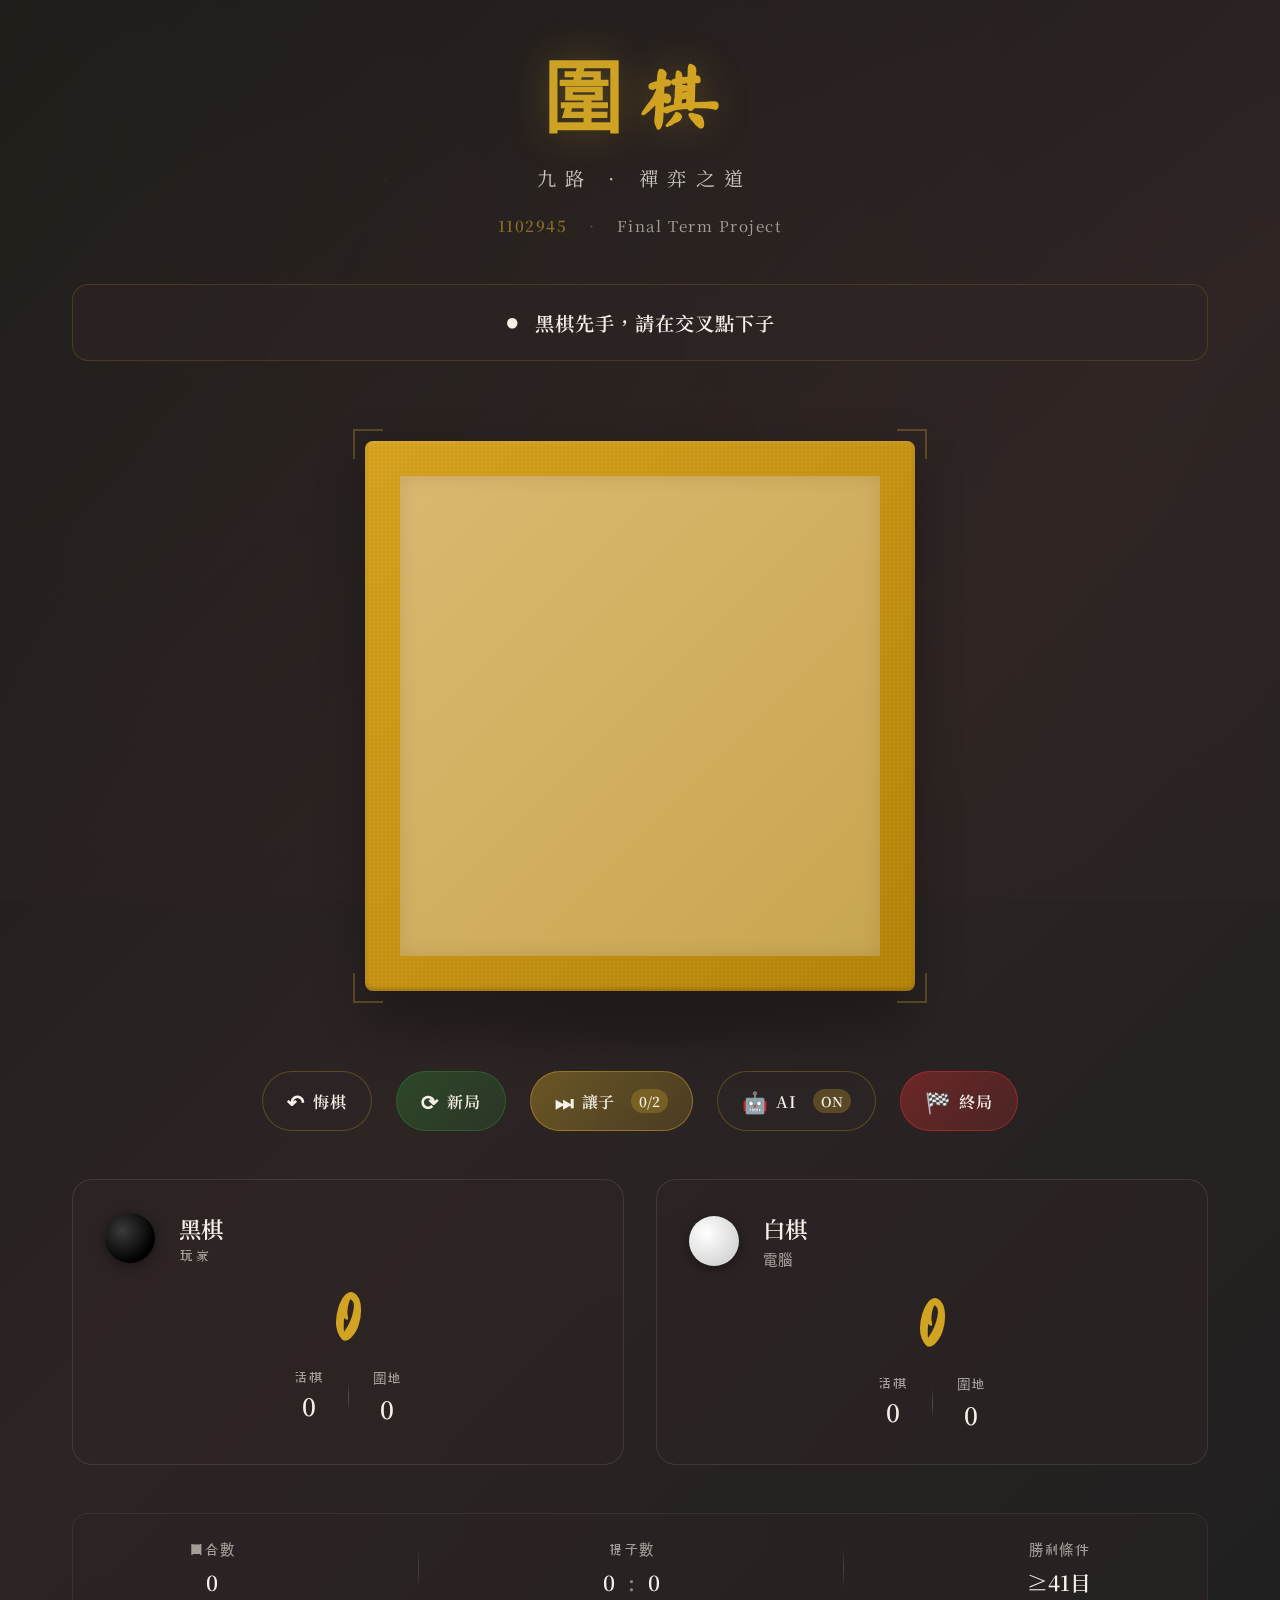
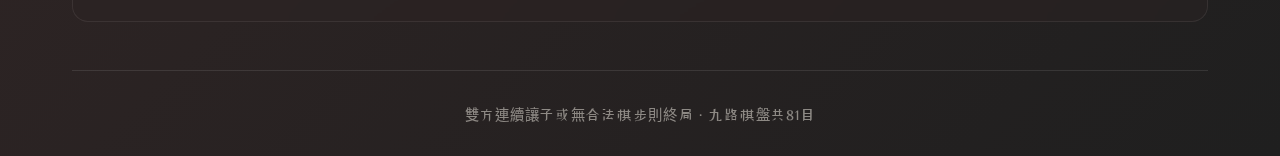
<file: index.html>
<!DOCTYPE html>
<html lang="zh-TW">
<head>
    <meta charset="UTF-8">
    <meta name="viewport" content="width=device-width, initial-scale=1.0">
    <meta name="description" content="1102945 -FinalTerm">
    <meta name="author" content="1102945">
    <title>1102945 - FinalTerm</title>
    
    <!-- Preload Critical Resources -->
    <link rel="preconnect" href="https://fonts.googleapis.com">
    <link rel="preconnect" href="https://fonts.gstatic.com" crossorigin>
    
    <!-- Distinctive Typography -->
    <link href="https://fonts.googleapis.com/css2?family=Noto+Serif+TC:wght@400;600;900&family=Ma+Shan+Zheng&family=ZCOOL+XiaoWei&display=swap" rel="stylesheet">
    
    <!-- Stylesheets -->
    <link rel="stylesheet" href="styles.css">
</head>
<body>
    <!-- Background Ambience -->
    <div class="zen-background">
        <div class="ink-wash"></div>
        <div class="floating-particles"></div>
    </div>

    <!-- Main Game Container -->
    <main class="game-container" role="main">
        
        <!-- Header -->
        <header class="game-header">
            <h1 class="game-title">
                <span class="title-kanji">圍棋</span>
                <span class="title-subtitle">九路 · 禪弈之道</span>
            </h1>
            <div class="student-info">
                <span class="student-id">1102945</span>
                <span class="separator">·</span>
                <span class="project-type">Final Term Project</span>
            </div>
        </header>

        <!-- Status Panel -->
        <section class="status-panel" id="statusPanel" aria-live="polite" aria-atomic="true">
            <div class="status-content">
                <span class="status-icon">●</span>
                <span class="status-text" id="statusText">黑棋先手，請在交叉點下子</span>
            </div>
            <div class="status-decoration"></div>
        </section>

        <!-- Game Board Section -->
        <section class="board-section" aria-label="圍棋棋盤">
            <div class="board-frame">
                <div class="board-shadow"></div>
                <div class="board-wrapper">
                    <div id="gameBoard" class="game-board" role="grid" aria-label="9x9 圍棋棋盤">
                        <!-- Grid lines and intersections will be generated by JavaScript -->
                    </div>
                    <div class="board-glow"></div>
                </div>
                <div class="board-corners">
                    <div class="corner top-left"></div>
                    <div class="corner top-right"></div>
                    <div class="corner bottom-left"></div>
                    <div class="corner bottom-right"></div>
                </div>
            </div>
        </section>

        <!-- Controls -->
        <nav class="game-controls" role="navigation" aria-label="遊戲控制">
            <button class="control-btn btn-undo" id="undoBtn" aria-label="悔棋">
                <span class="btn-icon">↶</span>
                <span class="btn-text">悔棋</span>
            </button>
            <button class="control-btn btn-new" id="newGameBtn" aria-label="新局">
                <span class="btn-icon">⟳</span>
                <span class="btn-text">新局</span>
            </button>
            <button class="control-btn btn-pass" id="passBtn" aria-label="讓子">
                <span class="btn-icon">⏭</span>
                <span class="btn-text">讓子</span>
                <span class="pass-counter" id="passCounter">0/2</span>
            </button>
            <button class="control-btn btn-ai" id="aiBtn" aria-label="AI開關">
                <span class="btn-icon">🤖</span>
                <span class="btn-text">AI</span>
                <span class="ai-status" id="aiStatus">ON</span>
            </button>
            <button class="control-btn btn-end" id="endBtn" aria-label="終局">
                <span class="btn-icon">🏁</span>
                <span class="btn-text">終局</span>
            </button>
        </nav>

        <!-- Score Dashboard -->
        <section class="score-dashboard" aria-label="計分面板">
            <article class="score-card black-card" id="blackCard">
                <div class="card-header">
                    <div class="stone-display black-stone"></div>
                    <div class="player-info">
                        <h2 class="player-name">黑棋</h2>
                        <p class="player-role">玩家</p>
                    </div>
                </div>
                <div class="card-body">
                    <div class="total-score" id="blackTotal">0</div>
                    <div class="score-breakdown">
                        <div class="breakdown-item">
                            <span class="label">活棋</span>
                            <span class="value" id="blackStones">0</span>
                        </div>
                        <div class="breakdown-divider"></div>
                        <div class="breakdown-item">
                            <span class="label">圍地</span>
                            <span class="value" id="blackTerritory">0</span>
                        </div>
                    </div>
                </div>
                <div class="card-glow black-glow"></div>
            </article>

            <article class="score-card white-card" id="whiteCard">
                <div class="card-header">
                    <div class="stone-display white-stone"></div>
                    <div class="player-info">
                        <h2 class="player-name">白棋</h2>
                        <p class="player-role">電腦</p>
                    </div>
                </div>
                <div class="card-body">
                    <div class="total-score" id="whiteTotal">0</div>
                    <div class="score-breakdown">
                        <div class="breakdown-item">
                            <span class="label">活棋</span>
                            <span class="value" id="whiteStones">0</span>
                        </div>
                        <div class="breakdown-divider"></div>
                        <div class="breakdown-item">
                            <span class="label">圍地</span>
                            <span class="value" id="whiteTerritory">0</span>
                        </div>
                    </div>
                </div>
                <div class="card-glow white-glow"></div>
            </article>
        </section>

        <!-- Game Statistics -->
        <aside class="game-stats" role="complementary" aria-label="遊戲統計">
            <div class="stats-grid">
                <div class="stat-item">
                    <span class="stat-label">回合數</span>
                    <span class="stat-value" id="moveCount">0</span>
                </div>
                <div class="stat-divider"></div>
                <div class="stat-item">
                    <span class="stat-label">提子數</span>
                    <span class="stat-value">
                        <span id="blackCaptures">0</span>
                        <span class="vs">:</span>
                        <span id="whiteCaptures">0</span>
                    </span>
                </div>
                <div class="stat-divider"></div>
                <div class="stat-item">
                    <span class="stat-label">勝利條件</span>
                    <span class="stat-value">≥41目</span>
                </div>
            </div>
        </aside>

        <!-- Footer -->
        <footer class="game-footer">
            <p class="rules-hint">雙方連續讓子或無合法棋步則終局 · 九路棋盤共81目</p>
        </footer>

    </main>

    <!-- Game Over Modal -->
    <aside id="gameOverModal" class="modal" role="dialog" aria-labelledby="modalTitle" aria-modal="true">
        <div class="modal-overlay"></div>
        <div class="modal-container">
            <div class="modal-content">
                <div class="modal-header">
                    <h2 class="modal-title" id="modalTitle">對局結束</h2>
                    <div class="winner-icon" id="winnerIcon"></div>
                </div>
                
                <div class="modal-body" id="modalBody">
                    <div class="result-reason" id="resultReason"></div>
                    
                    <div class="final-scores">
                        <div class="final-score black-final">
                            <div class="final-stone black-stone"></div>
                            <div class="final-info">
                                <div class="final-label">黑棋</div>
                                <div class="final-total" id="finalBlackTotal">0</div>
                                <div class="final-detail" id="finalBlackDetail"></div>
                            </div>
                        </div>
                        
                        <div class="score-vs">
                            <div class="vs-line"></div>
                            <div class="vs-text">VS</div>
                            <div class="vs-line"></div>
                        </div>
                        
                        <div class="final-score white-final">
                            <div class="final-stone white-stone"></div>
                            <div class="final-info">
                                <div class="final-label">白棋</div>
                                <div class="final-total" id="finalWhiteTotal">0</div>
                                <div class="final-detail" id="finalWhiteDetail"></div>
                            </div>
                        </div>
                    </div>
                    
                    <div class="margin-display" id="marginDisplay"></div>
                    
                    <div class="game-summary" id="gameSummary"></div>
                </div>
                
                <div class="modal-footer">
                    <button class="modal-btn btn-primary" id="newGameFromModal">
                        <span class="modal-btn-icon">⟳</span>
                        <span>開始新局</span>
                    </button>
                    <button class="modal-btn btn-secondary" id="closeModal">
                        <span class="modal-btn-icon">👁</span>
                        <span>查看棋盤</span>
                    </button>
                </div>
            </div>
        </div>
    </aside>

    <!-- JavaScript -->
    <script src="script.js"></script>
</body>
</html>
</file>
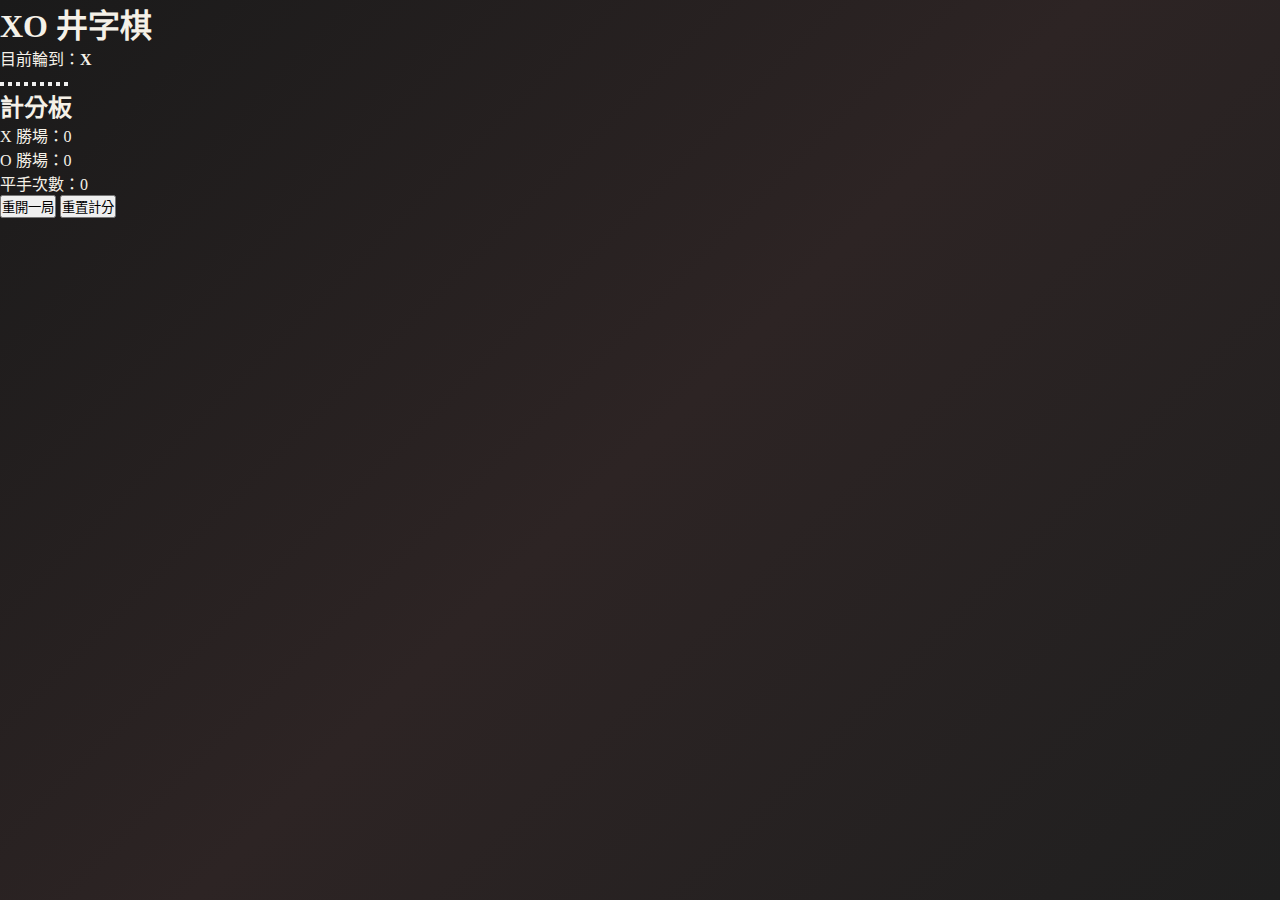
<file: myhw.html>
<!DOCTYPE html>
<html lang="zh-TW">
 <head>
 <meta charset="utf-8" />
 <meta name="viewport" content="width=device-width, initial-scale=1" />
 <title>XO 井字棋 — 雙人對戰</title>
 <link rel="stylesheet" href="styles.css">
 </head>
 
  <body>
  
<main class="container">
<h1>XO 井字棋</h1>
<div class="status">
<span>目前輪到：<strong id="turn">X</strong></span>
<span id="state"></span>
</div>
<section id="board" class="board" aria-label="井字棋棋盤">

<button class="cell" data-idx="0" ></button>
<button class="cell" data-idx="1" ></button>
<button class="cell" data-idx="2" ></button>
<button class="cell" data-idx="3" ></button>
<button class="cell" data-idx="4" ></button>
<button class="cell" data-idx="5" ></button>
<button class="cell" data-idx="6" ></button>
<button class="cell" data-idx="7" ></button>
<button class="cell" data-idx="8" ></button>
<!-- 棋盤容器 (9 格) -->
 </section>
 
 <!-- 計分板 -->
<div class="scoreboard">
<h2>計分板</h2>
<p>X 勝場：<span id="score-x">0</span></p>
<p>O 勝場：<span id="score-o">0</span></p>
<p>平手次數：<span id="score-draw">0</span></p>
</div>
<!-- 控制按鈕 -->
<div class="controls">
<button id="reset">重開一局</button>
<button id="reset-all">重置計分</button>
</div>


</main>

 <script src="script.js" defer></script>
 </body>
</html>
</file>
<file: styles.css>
/* ==========================================
   九路圍棋 - 禪弈之道
   Award-Winning Design System
   東方禪意美學 × 現代互動設計
   ========================================== */

/* CSS Variables - Design Tokens */
:root {
    /* Color Palette - Inspired by Chinese Ink Painting */
    --zen-black: #1a1a1a;
    --ink-black: #2d2d2d;
    --stone-black: #000000;
    --stone-white: #f8f8f8;
    --rice-paper: #f5f1e8;
    --bamboo: #6b8e23;
    --vermilion: #d32f2f;
    --gold-accent: #c9a227;
    --jade: #2e7d32;
    --mist: rgba(255, 255, 255, 0.05);
    
    /* Wood Tones for Board */
    --wood-light: #daa520;
    --wood-medium: #b8860b;
    --wood-dark: #8b6914;
    
    /* Gradients */
    --gradient-zen: linear-gradient(135deg, #1a1a1a 0%, #2d2424 50%, #1f1f1f 100%);
    --gradient-gold: linear-gradient(135deg, #c9a227 0%, #daa520 100%);
    --gradient-stone-black: radial-gradient(circle at 35% 35%, #3a3a3a 0%, #000 70%);
    --gradient-stone-white: radial-gradient(circle at 35% 35%, #fff 0%, #d8d8d8 70%);
    
    /* Typography Scale */
    --font-display: 'Ma Shan Zheng', cursive;
    --font-title: 'Noto Serif TC', serif;
    --font-body: 'ZCOOL XiaoWei', serif;
    
    /* Spacing System */
    --space-xs: 0.5rem;
    --space-sm: 1rem;
    --space-md: 1.5rem;
    --space-lg: 2rem;
    --space-xl: 3rem;
    --space-xxl: 4rem;
    
    /* Board Dimensions */
    --board-size: 480px;
    --cell-size: 53.33px;
    --stone-size: 46px;
    
    /* Animation Timings */
    --transition-fast: 0.15s;
    --transition-base: 0.3s;
    --transition-slow: 0.5s;
    --transition-slower: 0.8s;
    
    /* Shadows */
    --shadow-sm: 0 2px 8px rgba(0, 0, 0, 0.1);
    --shadow-md: 0 4px 16px rgba(0, 0, 0, 0.15);
    --shadow-lg: 0 8px 32px rgba(0, 0, 0, 0.2);
    --shadow-xl: 0 16px 48px rgba(0, 0, 0, 0.3);
    --shadow-stone: 0 3px 12px rgba(0, 0, 0, 0.4);
}

/* ==========================================
   Base Styles & Reset
   ========================================== */
* {
    margin: 0;
    padding: 0;
    box-sizing: border-box;
}

html {
    font-size: 16px;
    -webkit-font-smoothing: antialiased;
    -moz-osx-font-smoothing: grayscale;
}

body {
    font-family: var(--font-body);
    background: var(--gradient-zen);
    color: var(--rice-paper);
    min-height: 100vh;
    overflow-x: hidden;
    position: relative;
}

/* ==========================================
   Zen Background - Atmospheric Effects
   ========================================== */
.zen-background {
    position: fixed;
    top: 0;
    left: 0;
    width: 100%;
    height: 100%;
    z-index: 0;
    pointer-events: none;
    overflow: hidden;
}

.ink-wash {
    position: absolute;
    top: -50%;
    left: -50%;
    width: 200%;
    height: 200%;
    background: 
        radial-gradient(circle at 20% 30%, rgba(201, 162, 39, 0.03) 0%, transparent 50%),
        radial-gradient(circle at 80% 70%, rgba(107, 142, 35, 0.02) 0%, transparent 50%),
        radial-gradient(circle at 50% 50%, rgba(211, 47, 47, 0.015) 0%, transparent 60%);
    animation: inkFlow 60s ease-in-out infinite;
}

@keyframes inkFlow {
    0%, 100% { transform: translate(0, 0) rotate(0deg); }
    33% { transform: translate(-5%, 5%) rotate(1deg); }
    66% { transform: translate(5%, -5%) rotate(-1deg); }
}

.floating-particles {
    position: absolute;
    width: 100%;
    height: 100%;
}

.floating-particles::before,
.floating-particles::after {
    content: '';
    position: absolute;
    width: 2px;
    height: 2px;
    background: var(--mist);
    border-radius: 50%;
    animation: float 20s ease-in-out infinite;
}

.floating-particles::before {
    top: 20%;
    left: 30%;
    animation-delay: -5s;
}

.floating-particles::after {
    top: 60%;
    left: 70%;
    animation-delay: -10s;
}

@keyframes float {
    0%, 100% { transform: translateY(0) translateX(0); opacity: 0; }
    10% { opacity: 0.3; }
    50% { transform: translateY(-100px) translateX(50px); opacity: 0.5; }
    90% { opacity: 0.3; }
}

/* ==========================================
   Main Game Container
   ========================================== */
.game-container {
    position: relative;
    z-index: 1;
    max-width: 1200px;
    margin: 0 auto;
    padding: var(--space-lg);
    animation: containerFadeIn 1s ease-out;
}

@keyframes containerFadeIn {
    from {
        opacity: 0;
        transform: translateY(30px);
    }
    to {
        opacity: 1;
        transform: translateY(0);
    }
}

/* ==========================================
   Header
   ========================================== */
.game-header {
    text-align: center;
    margin-bottom: var(--space-xl);
    animation: headerSlideIn 0.8s ease-out;
}

@keyframes headerSlideIn {
    from {
        opacity: 0;
        transform: translateY(-30px);
    }
    to {
        opacity: 1;
        transform: translateY(0);
    }
}

.game-title {
    position: relative;
    display: inline-block;
}

.title-kanji {
    display: block;
    font-family: var(--font-display);
    font-size: 5rem;
    font-weight: 900;
    background: var(--gradient-gold);
    -webkit-background-clip: text;
    -webkit-text-fill-color: transparent;
    background-clip: text;
    letter-spacing: 0.2em;
    text-shadow: 0 0 40px rgba(201, 162, 39, 0.3);
    animation: titleGlow 3s ease-in-out infinite;
}

@keyframes titleGlow {
    0%, 100% { text-shadow: 0 0 40px rgba(201, 162, 39, 0.3); }
    50% { text-shadow: 0 0 60px rgba(201, 162, 39, 0.5); }
}

.title-subtitle {
    display: block;
    font-family: var(--font-title);
    font-size: 1.2rem;
    font-weight: 400;
    color: var(--rice-paper);
    opacity: 0.8;
    letter-spacing: 0.5em;
    margin-top: var(--space-sm);
    padding-left: 0.5em;
}

.student-info {
    margin-top: var(--space-md);
    font-family: var(--font-title);
    font-size: 0.95rem;
    color: var(--rice-paper);
    opacity: 0.6;
    letter-spacing: 0.1em;
}

.student-id {
    font-weight: 600;
    color: var(--gold-accent);
}

.separator {
    margin: 0 var(--space-sm);
    opacity: 0.4;
}

/* ==========================================
   Status Panel
   ========================================== */
.status-panel {
    position: relative;
    background: rgba(45, 36, 36, 0.6);
    backdrop-filter: blur(20px);
    border: 1px solid rgba(201, 162, 39, 0.2);
    border-radius: 16px;
    padding: var(--space-md);
    margin-bottom: var(--space-xl);
    text-align: center;
    overflow: hidden;
    transition: all var(--transition-base) ease;
}

.status-panel::before {
    content: '';
    position: absolute;
    top: 0;
    left: -100%;
    width: 100%;
    height: 100%;
    background: linear-gradient(90deg, transparent, rgba(201, 162, 39, 0.1), transparent);
    transition: left var(--transition-slow) ease;
}

.status-panel:hover::before {
    left: 100%;
}

.status-decoration {
    position: absolute;
    bottom: 0;
    left: 0;
    width: 100%;
    height: 2px;
    background: var(--gradient-gold);
    transform: scaleX(0);
    transform-origin: left;
    transition: transform var(--transition-base) ease;
}

.status-panel:hover .status-decoration {
    transform: scaleX(1);
}

.status-content {
    display: flex;
    align-items: center;
    justify-content: center;
    gap: var(--space-sm);
}

.status-icon {
    font-size: 1.5rem;
    animation: iconPulse 2s ease-in-out infinite;
}

@keyframes iconPulse {
    0%, 100% { transform: scale(1); opacity: 1; }
    50% { transform: scale(1.1); opacity: 0.8; }
}

.status-text {
    font-family: var(--font-title);
    font-size: 1.2rem;
    font-weight: 600;
    letter-spacing: 0.05em;
}

/* Status States */
.status-panel.black-turn {
    border-color: rgba(0, 0, 0, 0.5);
    background: rgba(20, 20, 20, 0.6);
}

.status-panel.white-turn {
    border-color: rgba(255, 255, 255, 0.3);
    background: rgba(60, 60, 60, 0.6);
}

.status-panel.game-over {
    border-color: var(--vermilion);
    background: rgba(211, 47, 47, 0.2);
    animation: gameOverPulse 1.5s ease-in-out infinite;
}

@keyframes gameOverPulse {
    0%, 100% { box-shadow: 0 0 20px rgba(211, 47, 47, 0.3); }
    50% { box-shadow: 0 0 40px rgba(211, 47, 47, 0.6); }
}

.status-panel.warning {
    border-color: var(--gold-accent);
    background: rgba(201, 162, 39, 0.2);
}

/* ==========================================
   Game Board Section
   ========================================== */
.board-section {
    display: flex;
    justify-content: center;
    margin: var(--space-xl) 0;
    perspective: 1500px;
}

.board-frame {
    position: relative;
    padding: var(--space-lg);
    animation: boardReveal 1s ease-out 0.3s both;
}

@keyframes boardReveal {
    from {
        opacity: 0;
        transform: rotateX(15deg) translateY(50px);
    }
    to {
        opacity: 1;
        transform: rotateX(0) translateY(0);
    }
}

.board-shadow {
    position: absolute;
    bottom: -20px;
    left: 50%;
    transform: translateX(-50%);
    width: 90%;
    height: 40px;
    background: radial-gradient(ellipse at center, rgba(0, 0, 0, 0.4), transparent);
    filter: blur(20px);
    z-index: -1;
}

.board-wrapper {
    position: relative;
    background: linear-gradient(135deg, var(--wood-light), var(--wood-medium));
    padding: 35px;
    border-radius: 8px;
    box-shadow: 
        var(--shadow-xl),
        inset 0 2px 4px rgba(255, 255, 255, 0.1),
        inset 0 -2px 4px rgba(0, 0, 0, 0.2);
}

.board-wrapper::before {
    content: '';
    position: absolute;
    top: 0;
    left: 0;
    right: 0;
    bottom: 0;
    background: 
        repeating-linear-gradient(90deg, transparent, transparent 2px, rgba(0, 0, 0, 0.02) 2px, rgba(0, 0, 0, 0.02) 4px),
        repeating-linear-gradient(0deg, transparent, transparent 2px, rgba(0, 0, 0, 0.02) 2px, rgba(0, 0, 0, 0.02) 4px);
    pointer-events: none;
    border-radius: 8px;
}

.game-board {
    position: relative;
    width: var(--board-size);
    height: var(--board-size);
    background: linear-gradient(135deg, #dcb870 0%, #c9a650 100%);
    box-shadow: inset 0 0 20px rgba(0, 0, 0, 0.1);
}

.board-glow {
    position: absolute;
    top: -10px;
    left: -10px;
    right: -10px;
    bottom: -10px;
    background: radial-gradient(circle, rgba(201, 162, 39, 0.2), transparent);
    filter: blur(20px);
    z-index: -1;
    opacity: 0;
    transition: opacity var(--transition-base) ease;
}

.board-wrapper:hover .board-glow {
    opacity: 1;
}

/* Board Corners - Decorative Elements */
.board-corners {
    position: absolute;
    top: 0;
    left: 0;
    width: 100%;
    height: 100%;
    pointer-events: none;
}

.corner {
    position: absolute;
    width: 30px;
    height: 30px;
    border: 2px solid var(--gold-accent);
    opacity: 0.3;
}

.corner.top-left {
    top: 20px;
    left: 20px;
    border-right: none;
    border-bottom: none;
}

.corner.top-right {
    top: 20px;
    right: 20px;
    border-left: none;
    border-bottom: none;
}

.corner.bottom-left {
    bottom: 20px;
    left: 20px;
    border-right: none;
    border-top: none;
}

.corner.bottom-right {
    bottom: 20px;
    right: 20px;
    border-left: none;
    border-top: none;
}

/* ==========================================
   Grid Lines
   ========================================== */
.grid-line {
    position: absolute;
    background: rgba(0, 0, 0, 0.8);
    z-index: 1;
}

.grid-line.horizontal {
    width: 100%;
    height: 1.5px;
    left: 0;
}

.grid-line.vertical {
    height: 100%;
    width: 1.5px;
    top: 0;
}

/* Star Points */
.star-point {
    position: absolute;
    width: 7px;
    height: 7px;
    background: rgba(0, 0, 0, 0.7);
    border-radius: 50%;
    transform: translate(-50%, -50%);
    z-index: 2;
    box-shadow: 0 0 4px rgba(0, 0, 0, 0.3);
}

/* ==========================================
   Intersections & Stones
   ========================================== */
.intersection {
    position: absolute;
    width: 50px;
    height: 50px;
    transform: translate(-50%, -50%);
    cursor: pointer;
    border-radius: 50%;
    z-index: 3;
    transition: background var(--transition-fast) ease;
}

.intersection:hover:not(.has-stone) {
    background: radial-gradient(circle, rgba(201, 162, 39, 0.2), transparent);
}

.intersection:active:not(.has-stone) {
    background: radial-gradient(circle, rgba(201, 162, 39, 0.4), transparent);
}

/* Stones */
.stone {
    position: absolute;
    width: var(--stone-size);
    height: var(--stone-size);
    border-radius: 50%;
    transform: translate(-50%, -50%);
    z-index: 10;
    cursor: pointer;
    animation: stonePlacement 0.4s cubic-bezier(0.34, 1.56, 0.64, 1);
}

@keyframes stonePlacement {
    0% {
        transform: translate(-50%, -50%) scale(0) rotateZ(180deg);
        opacity: 0;
    }
    60% {
        transform: translate(-50%, -50%) scale(1.15) rotateZ(-10deg);
    }
    100% {
        transform: translate(-50%, -50%) scale(1) rotateZ(0deg);
        opacity: 1;
    }
}

.stone.black {
    background: var(--gradient-stone-black);
    box-shadow: 
        var(--shadow-stone),
        inset 0 2px 4px rgba(255, 255, 255, 0.1),
        inset 0 -2px 8px rgba(0, 0, 0, 0.5);
}

.stone.white {
    background: var(--gradient-stone-white);
    box-shadow: 
        var(--shadow-stone),
        inset 0 2px 4px rgba(255, 255, 255, 0.5),
        inset 0 -2px 6px rgba(0, 0, 0, 0.1);
}

/* Last Move Marker */
.stone.last-move::after {
    content: '';
    position: absolute;
    width: 14px;
    height: 14px;
    background: var(--vermilion);
    border-radius: 50%;
    top: 50%;
    left: 50%;
    transform: translate(-50%, -50%);
    box-shadow: 0 0 10px rgba(211, 47, 47, 0.6);
    animation: lastMoveGlow 1.5s ease-in-out infinite;
}

@keyframes lastMoveGlow {
    0%, 100% { 
        box-shadow: 0 0 10px rgba(211, 47, 47, 0.6);
        transform: translate(-50%, -50%) scale(1);
    }
    50% { 
        box-shadow: 0 0 20px rgba(211, 47, 47, 0.9);
        transform: translate(-50%, -50%) scale(1.1);
    }
}

/* Captured Animation */
.stone.captured {
    animation: captureEffect 0.6s ease-out forwards;
}

@keyframes captureEffect {
    0% {
        transform: translate(-50%, -50%) scale(1) rotateZ(0deg);
        opacity: 1;
    }
    50% {
        transform: translate(-50%, -50%) scale(1.4) rotateZ(180deg);
        opacity: 0.5;
    }
    100% {
        transform: translate(-50%, -50%) scale(0) rotateZ(360deg);
        opacity: 0;
    }
}

/* ==========================================
   Territory Markers
   ========================================== */
.territory-marker {
    position: absolute;
    width: 36px;
    height: 36px;
    border-radius: 50%;
    transform: translate(-50%, -50%);
    z-index: 5;
    animation: territoryReveal 0.4s ease-out;
    pointer-events: none;
}

@keyframes territoryReveal {
    from {
        transform: translate(-50%, -50%) scale(0);
        opacity: 0;
    }
    to {
        transform: translate(-50%, -50%) scale(1);
        opacity: 1;
    }
}

.territory-marker.black-territory {
    background: rgba(0, 0, 0, 0.25);
    border: 2px solid rgba(0, 0, 0, 0.5);
    box-shadow: inset 0 0 10px rgba(0, 0, 0, 0.3);
}

.territory-marker.white-territory {
    background: rgba(255, 255, 255, 0.4);
    border: 2px solid rgba(255, 255, 255, 0.7);
    box-shadow: inset 0 0 10px rgba(255, 255, 255, 0.5);
}

/* ==========================================
   Warning Indicator (Atari)
   ========================================== */
.warning-indicator {
    position: absolute;
    width: 58px;
    height: 58px;
    border: 3px solid var(--vermilion);
    border-radius: 50%;
    transform: translate(-50%, -50%);
    z-index: 9;
    animation: atariWarning 1.2s ease-in-out infinite;
    pointer-events: none;
}

@keyframes atariWarning {
    0%, 100% {
        transform: translate(-50%, -50%) scale(1);
        opacity: 0.8;
        box-shadow: 0 0 0 0 rgba(211, 47, 47, 0.7);
    }
    50% {
        transform: translate(-50%, -50%) scale(1.15);
        opacity: 0.5;
        box-shadow: 0 0 0 10px rgba(211, 47, 47, 0);
    }
}

/* ==========================================
   Game Controls
   ========================================== */
.game-controls {
    display: flex;
    justify-content: center;
    gap: var(--space-md);
    margin: var(--space-xl) 0;
    flex-wrap: wrap;
    animation: controlsFadeIn 1s ease-out 0.6s both;
}

@keyframes controlsFadeIn {
    from {
        opacity: 0;
        transform: translateY(20px);
    }
    to {
        opacity: 1;
        transform: translateY(0);
    }
}

.control-btn {
    position: relative;
    display: flex;
    align-items: center;
    gap: var(--space-xs);
    padding: 14px 24px;
    font-family: var(--font-title);
    font-size: 1rem;
    font-weight: 600;
    color: var(--rice-paper);
    background: rgba(45, 36, 36, 0.6);
    backdrop-filter: blur(10px);
    border: 1px solid rgba(201, 162, 39, 0.3);
    border-radius: 50px;
    cursor: pointer;
    transition: all var(--transition-base) ease;
    overflow: hidden;
}

.control-btn::before {
    content: '';
    position: absolute;
    top: 50%;
    left: 50%;
    width: 0;
    height: 0;
    background: radial-gradient(circle, rgba(201, 162, 39, 0.3), transparent);
    border-radius: 50%;
    transform: translate(-50%, -50%);
    transition: width var(--transition-base) ease, height var(--transition-base) ease;
}

.control-btn:hover::before {
    width: 300px;
    height: 300px;
}

.control-btn:hover {
    transform: translateY(-3px);
    box-shadow: 0 6px 20px rgba(201, 162, 39, 0.4);
    border-color: var(--gold-accent);
}

.control-btn:active {
    transform: translateY(-1px);
}

.control-btn:disabled {
    opacity: 0.4;
    cursor: not-allowed;
    transform: none;
    border-color: rgba(255, 255, 255, 0.1);
}

.control-btn:disabled:hover {
    box-shadow: none;
}

.btn-icon {
    position: relative;
    z-index: 1;
    font-size: 1.3rem;
}

.btn-text {
    position: relative;
    z-index: 1;
    letter-spacing: 0.05em;
}

.pass-counter,
.ai-status {
    position: relative;
    z-index: 1;
    padding: 2px 8px;
    background: rgba(201, 162, 39, 0.3);
    border-radius: 12px;
    font-size: 0.85rem;
    margin-left: var(--space-xs);
}

/* Button Variants */
.btn-new {
    background: linear-gradient(135deg, rgba(46, 125, 50, 0.4), rgba(46, 125, 50, 0.2));
    border-color: rgba(46, 125, 50, 0.5);
}

.btn-new:hover {
    border-color: var(--jade);
    box-shadow: 0 6px 20px rgba(46, 125, 50, 0.4);
}

.btn-pass {
    background: linear-gradient(135deg, rgba(201, 162, 39, 0.4), rgba(201, 162, 39, 0.2));
    border-color: rgba(201, 162, 39, 0.5);
}

.btn-end {
    background: linear-gradient(135deg, rgba(211, 47, 47, 0.4), rgba(211, 47, 47, 0.2));
    border-color: rgba(211, 47, 47, 0.5);
}

.btn-end:hover {
    border-color: var(--vermilion);
    box-shadow: 0 6px 20px rgba(211, 47, 47, 0.4);
}

/* ==========================================
   Score Dashboard
   ========================================== */
.score-dashboard {
    display: grid;
    grid-template-columns: 1fr 1fr;
    gap: var(--space-lg);
    margin: var(--space-xl) 0;
    animation: scoresFadeIn 1s ease-out 0.8s both;
}

@keyframes scoresFadeIn {
    from {
        opacity: 0;
        transform: scale(0.95);
    }
    to {
        opacity: 1;
        transform: scale(1);
    }
}

.score-card {
    position: relative;
    background: rgba(45, 36, 36, 0.5);
    backdrop-filter: blur(15px);
    border: 1px solid rgba(255, 255, 255, 0.1);
    border-radius: 20px;
    padding: var(--space-lg);
    transition: all var(--transition-base) ease;
    overflow: hidden;
}

.score-card::before {
    content: '';
    position: absolute;
    top: 0;
    left: 0;
    width: 100%;
    height: 100%;
    background: radial-gradient(circle at top right, rgba(201, 162, 39, 0.05), transparent);
    opacity: 0;
    transition: opacity var(--transition-base) ease;
}

.score-card:hover::before {
    opacity: 1;
}

.score-card.active {
    border-color: var(--gold-accent);
    box-shadow: 0 8px 32px rgba(201, 162, 39, 0.3);
    transform: translateY(-4px);
}

.card-header {
    display: flex;
    align-items: center;
    gap: var(--space-md);
    margin-bottom: var(--space-md);
}

.stone-display {
    width: 50px;
    height: 50px;
    border-radius: 50%;
    flex-shrink: 0;
}

.stone-display.black-stone {
    background: var(--gradient-stone-black);
    box-shadow: var(--shadow-stone);
}

.stone-display.white-stone {
    background: var(--gradient-stone-white);
    box-shadow: var(--shadow-stone);
}

.player-info {
    flex: 1;
}

.player-name {
    font-family: var(--font-title);
    font-size: 1.4rem;
    font-weight: 600;
    margin-bottom: 4px;
}

.player-role {
    font-size: 0.9rem;
    opacity: 0.6;
    letter-spacing: 0.05em;
}

.card-body {
    text-align: center;
}

.total-score {
    font-family: var(--font-display);
    font-size: 4rem;
    font-weight: 900;
    background: var(--gradient-gold);
    -webkit-background-clip: text;
    -webkit-text-fill-color: transparent;
    background-clip: text;
    line-height: 1;
    margin-bottom: var(--space-sm);
}

.score-breakdown {
    display: flex;
    justify-content: center;
    align-items: center;
    gap: var(--space-md);
}

.breakdown-item {
    display: flex;
    flex-direction: column;
    align-items: center;
    gap: 4px;
}

.breakdown-item .label {
    font-size: 0.85rem;
    opacity: 0.6;
    letter-spacing: 0.05em;
}

.breakdown-item .value {
    font-family: var(--font-title);
    font-size: 1.5rem;
    font-weight: 600;
}

.breakdown-divider {
    width: 1px;
    height: 30px;
    background: linear-gradient(to bottom, transparent, rgba(255, 255, 255, 0.2), transparent);
}

.card-glow {
    position: absolute;
    top: 50%;
    left: 50%;
    width: 200px;
    height: 200px;
    transform: translate(-50%, -50%);
    border-radius: 50%;
    filter: blur(60px);
    opacity: 0;
    transition: opacity var(--transition-base) ease;
    pointer-events: none;
    z-index: -1;
}

.score-card.active .card-glow {
    opacity: 0.3;
}

.black-glow {
    background: radial-gradient(circle, rgba(0, 0, 0, 0.6), transparent);
}

.white-glow {
    background: radial-gradient(circle, rgba(255, 255, 255, 0.4), transparent);
}

/* ==========================================
   Game Statistics
   ========================================== */
.game-stats {
    background: rgba(45, 36, 36, 0.4);
    backdrop-filter: blur(10px);
    border: 1px solid rgba(255, 255, 255, 0.08);
    border-radius: 16px;
    padding: var(--space-md);
    margin: var(--space-lg) 0;
}

.stats-grid {
    display: flex;
    justify-content: space-around;
    align-items: center;
}

.stat-item {
    display: flex;
    flex-direction: column;
    align-items: center;
    gap: var(--space-xs);
}

.stat-label {
    font-size: 0.9rem;
    opacity: 0.6;
    letter-spacing: 0.05em;
}

.stat-value {
    font-family: var(--font-title);
    font-size: 1.3rem;
    font-weight: 600;
}

.stat-value .vs {
    margin: 0 var(--space-xs);
    opacity: 0.5;
}

.stat-divider {
    width: 1px;
    height: 40px;
    background: linear-gradient(to bottom, transparent, rgba(255, 255, 255, 0.15), transparent);
}

/* ==========================================
   Footer
   ========================================== */
.game-footer {
    text-align: center;
    margin-top: var(--space-xl);
    padding-top: var(--space-lg);
    border-top: 1px solid rgba(255, 255, 255, 0.1);
}

.rules-hint {
    font-size: 0.9rem;
    opacity: 0.5;
    letter-spacing: 0.05em;
}

/* ==========================================
   Modal - Game Over
   ========================================== */
.modal {
    position: fixed;
    top: 0;
    left: 0;
    width: 100%;
    height: 100%;
    z-index: 1000;
    display: none;
    align-items: center;
    justify-content: center;
}

.modal.active {
    display: flex;
    animation: modalFadeIn 0.3s ease-out;
}

@keyframes modalFadeIn {
    from { opacity: 0; }
    to { opacity: 1; }
}

.modal-overlay {
    position: absolute;
    top: 0;
    left: 0;
    width: 100%;
    height: 100%;
    background: rgba(0, 0, 0, 0.85);
    backdrop-filter: blur(10px);
}

.modal-container {
    position: relative;
    z-index: 1;
    animation: modalSlideUp 0.4s cubic-bezier(0.34, 1.56, 0.64, 1);
}

@keyframes modalSlideUp {
    from {
        transform: translateY(100px) scale(0.9);
        opacity: 0;
    }
    to {
        transform: translateY(0) scale(1);
        opacity: 1;
    }
}

.modal-content {
    background: linear-gradient(135deg, rgba(45, 36, 36, 0.95), rgba(30, 30, 30, 0.95));
    backdrop-filter: blur(30px);
    border: 2px solid var(--gold-accent);
    border-radius: 24px;
    padding: var(--space-xxl);
    max-width: 600px;
    width: 90vw;
    box-shadow: 0 20px 60px rgba(0, 0, 0, 0.8);
}

.modal-header {
    text-align: center;
    margin-bottom: var(--space-xl);
    position: relative;
}

.modal-title {
    font-family: var(--font-display);
    font-size: 3rem;
    background: var(--gradient-gold);
    -webkit-background-clip: text;
    -webkit-text-fill-color: transparent;
    background-clip: text;
    margin-bottom: var(--space-md);
}

.winner-icon {
    font-size: 4rem;
    animation: winnerBounce 1s ease-in-out infinite;
}

@keyframes winnerBounce {
    0%, 100% { transform: translateY(0); }
    50% { transform: translateY(-10px); }
}

.modal-body {
    margin-bottom: var(--space-xl);
}

.result-reason {
    text-align: center;
    font-size: 1.1rem;
    color: var(--gold-accent);
    margin-bottom: var(--space-lg);
    padding: var(--space-sm);
    background: rgba(201, 162, 39, 0.1);
    border-radius: 12px;
}

.final-scores {
    display: flex;
    align-items: center;
    justify-content: space-between;
    gap: var(--space-lg);
    margin: var(--space-xl) 0;
}

.final-score {
    flex: 1;
    text-align: center;
}

.final-stone {
    width: 60px;
    height: 60px;
    border-radius: 50%;
    margin: 0 auto var(--space-sm);
}

.final-stone.black-stone {
    background: var(--gradient-stone-black);
    box-shadow: var(--shadow-stone);
}

.final-stone.white-stone {
    background: var(--gradient-stone-white);
    box-shadow: var(--shadow-stone);
}

.final-label {
    font-size: 1rem;
    opacity: 0.7;
    margin-bottom: var(--space-xs);
}

.final-total {
    font-family: var(--font-display);
    font-size: 3.5rem;
    font-weight: 900;
    background: var(--gradient-gold);
    -webkit-background-clip: text;
    -webkit-text-fill-color: transparent;
    background-clip: text;
    line-height: 1;
}

.final-detail {
    font-size: 0.9rem;
    opacity: 0.6;
    margin-top: var(--space-xs);
}

.score-vs {
    display: flex;
    flex-direction: column;
    align-items: center;
    gap: var(--space-sm);
}

.vs-line {
    width: 2px;
    height: 40px;
    background: linear-gradient(to bottom, transparent, var(--gold-accent), transparent);
}

.vs-text {
    font-family: var(--font-display);
    font-size: 1.5rem;
    color: var(--gold-accent);
}

.margin-display {
    text-align: center;
    font-size: 1.2rem;
    font-weight: 600;
    padding: var(--space-md);
    background: rgba(201, 162, 39, 0.15);
    border: 1px solid rgba(201, 162, 39, 0.3);
    border-radius: 12px;
    margin: var(--space-lg) 0;
}

.game-summary {
    text-align: center;
    font-size: 0.95rem;
    opacity: 0.7;
    line-height: 1.6;
}

.modal-footer {
    display: flex;
    justify-content: center;
    gap: var(--space-md);
}

.modal-btn {
    display: flex;
    align-items: center;
    gap: var(--space-xs);
    padding: 14px 28px;
    font-family: var(--font-title);
    font-size: 1rem;
    font-weight: 600;
    border: none;
    border-radius: 50px;
    cursor: pointer;
    transition: all var(--transition-base) ease;
}

.modal-btn.btn-primary {
    background: var(--gradient-gold);
    color: var(--zen-black);
}

.modal-btn.btn-primary:hover {
    transform: translateY(-3px);
    box-shadow: 0 8px 24px rgba(201, 162, 39, 0.5);
}

.modal-btn.btn-secondary {
    background: rgba(255, 255, 255, 0.1);
    color: var(--rice-paper);
    border: 1px solid rgba(255, 255, 255, 0.2);
}

.modal-btn.btn-secondary:hover {
    background: rgba(255, 255, 255, 0.2);
    transform: translateY(-3px);
}

.modal-btn-icon {
    font-size: 1.2rem;
}

/* ==========================================
   Responsive Design
   ========================================== */
@media (max-width: 768px) {
    :root {
        --board-size: 360px;
        --cell-size: 40px;
        --stone-size: 36px;
    }
    
    .game-container {
        padding: var(--space-sm);
    }
    
    .title-kanji {
        font-size: 3.5rem;
    }
    
    .title-subtitle {
        font-size: 1rem;
    }
    
    .board-wrapper {
        padding: 25px;
    }
    
    .score-dashboard {
        grid-template-columns: 1fr;
    }
    
    .game-controls {
        gap: var(--space-sm);
    }
    
    .control-btn {
        padding: 12px 20px;
        font-size: 0.9rem;
    }
    
    .modal-content {
        padding: var(--space-lg);
    }
    
    .modal-title {
        font-size: 2.5rem;
    }
    
    .final-scores {
        flex-direction: column;
    }
    
    .score-vs {
        flex-direction: row;
    }
    
    .vs-line {
        width: 40px;
        height: 2px;
        background: linear-gradient(to right, transparent, var(--gold-accent), transparent);
    }
}

@media (max-width: 480px) {
    :root {
        --board-size: 320px;
        --cell-size: 35.55px;
        --stone-size: 32px;
    }
    
    .title-kanji {
        font-size: 2.5rem;
    }
    
    .board-wrapper {
        padding: 20px;
    }
    
    .total-score {
        font-size: 3rem;
    }
}

/* ==========================================
   Print Styles
   ========================================== */
@media print {
    .zen-background,
    .game-controls,
    .modal {
        display: none !important;
    }
    
    body {
        background: white;
        color: black;
    }
    
    .game-container {
        max-width: 100%;
    }
}

/* ==========================================
   Accessibility Enhancements
   ========================================== */
@media (prefers-reduced-motion: reduce) {
    *,
    *::before,
    *::after {
        animation-duration: 0.01ms !important;
        animation-iteration-count: 1 !important;
        transition-duration: 0.01ms !important;
    }
}

/* Focus Styles */
button:focus-visible,
.intersection:focus-visible {
    outline: 3px solid var(--gold-accent);
    outline-offset: 4px;
}

/* High Contrast Mode Support */
@media (prefers-contrast: high) {
    .game-board {
        border: 3px solid currentColor;
    }
    
    .stone.black {
        border: 2px solid white;
    }
    
    .stone.white {
        border: 2px solid black;
    }
}
</file>
